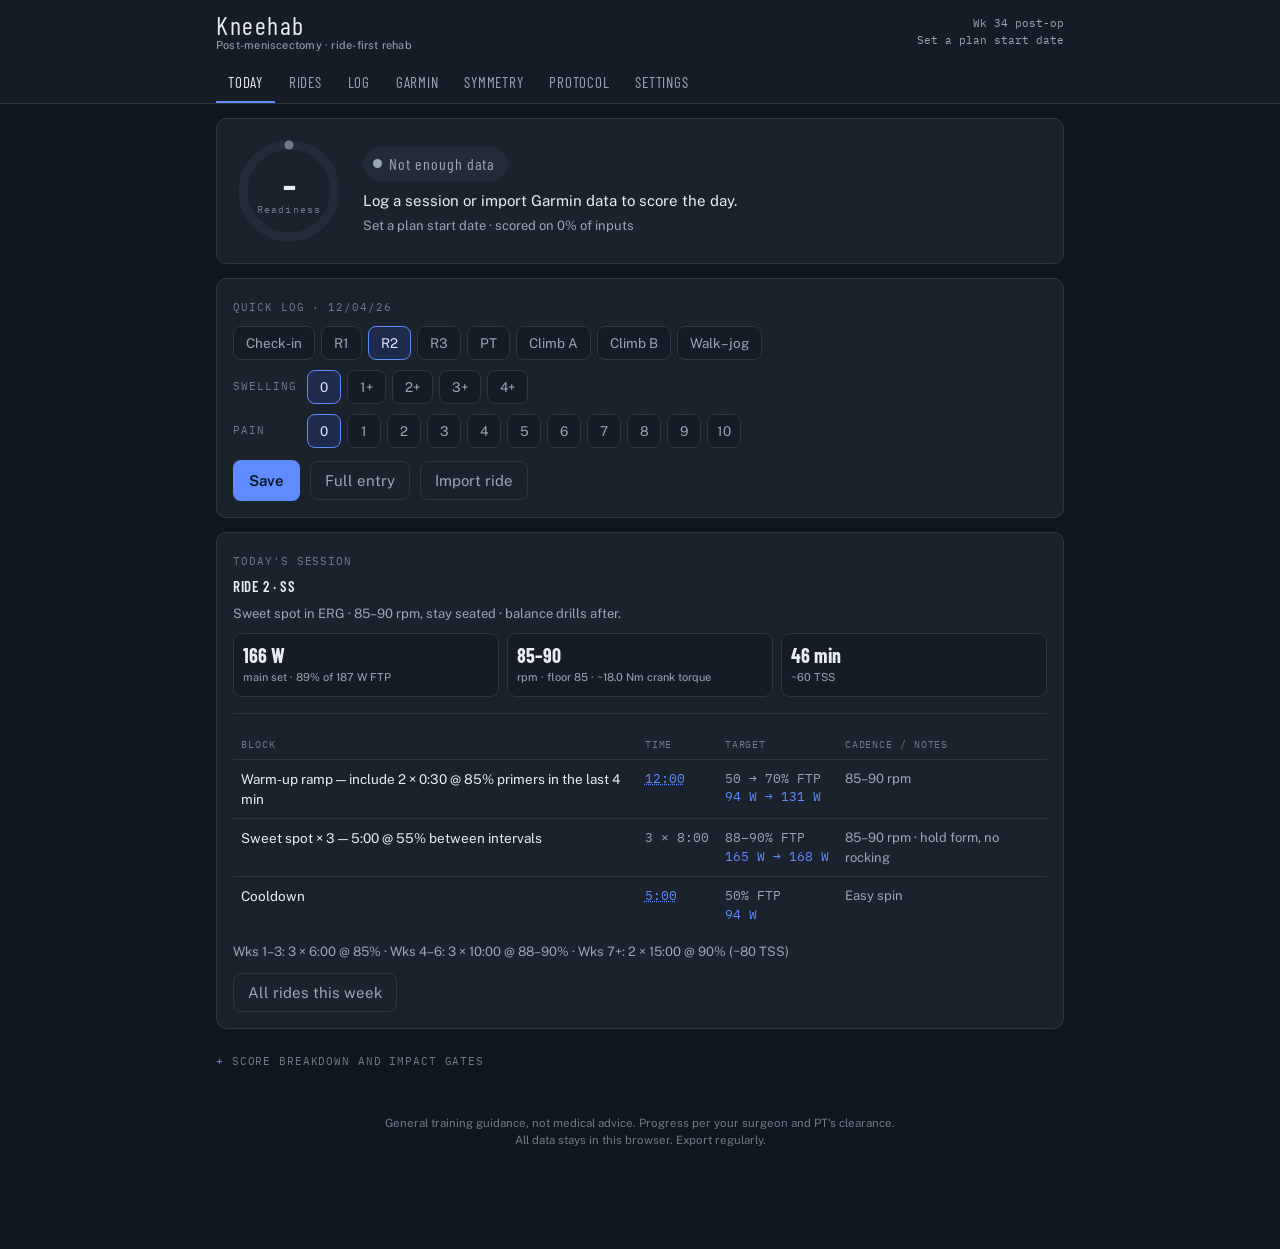
<file: index.html>
<!DOCTYPE html>
<html lang="en">
<head>
<meta charset="utf-8">
<meta name="viewport" content="width=device-width, initial-scale=1, viewport-fit=cover">
<title>Kneehab · Readiness &amp; Recovery</title>
<meta name="theme-color" content="#10161D">
<meta name="apple-mobile-web-app-capable" content="yes">
<meta name="apple-mobile-web-app-status-bar-style" content="black-translucent">
<link rel="manifest" href="manifest.json">
<link rel="apple-touch-icon" href="icon-180.png">
<link rel="icon" href="icon-192.png">
<link rel="preconnect" href="https://fonts.googleapis.com">
<link rel="stylesheet" href="https://fonts.googleapis.com/css2?family=Barlow+Condensed:wght@500;600;700&family=Public+Sans:wght@400;500;600&family=IBM+Plex+Mono:wght@400;500;600&display=swap">
<link rel="stylesheet" href="app.css">
</head>
<body>

<header class="top">
  <div class="top-in">
    <div class="brand">Kneehab<small>Post-meniscectomy · ride-first rehab</small></div>
    <div class="top-right" id="top-right"></div>
  </div>
  <nav class="tabs" id="tabs">
    <button data-tab="today" class="on">Today</button>
    <button data-tab="rides">Rides</button>
    <button data-tab="log">Log</button>
    <button data-tab="garmin">Garmin</button>
    <button data-tab="symmetry">Symmetry</button>
    <button data-tab="protocol">Protocol</button>
    <button data-tab="settings">Settings</button>
  </nav>
</header>

<main class="wrap">
  <section id="tab-today"></section>
  <section id="tab-rides" class="hidden"></section>
  <section id="tab-log" class="hidden"></section>
  <section id="tab-garmin" class="hidden"></section>
  <section id="tab-symmetry" class="hidden"></section>
  <section id="tab-protocol" class="hidden"></section>
  <section id="tab-settings" class="hidden"></section>
  <p class="foot">General training guidance, not medical advice. Progress per your surgeon and PT's clearance.<br>All data stays in this browser. Export regularly.</p>
</main>

<div id="timerbar"><b id="tb-time">0:00</b><span id="tb-label">Rest timer, tap to cancel</span></div>

<script type="module" src="app.js"></script>
</body>
</html>
</file>
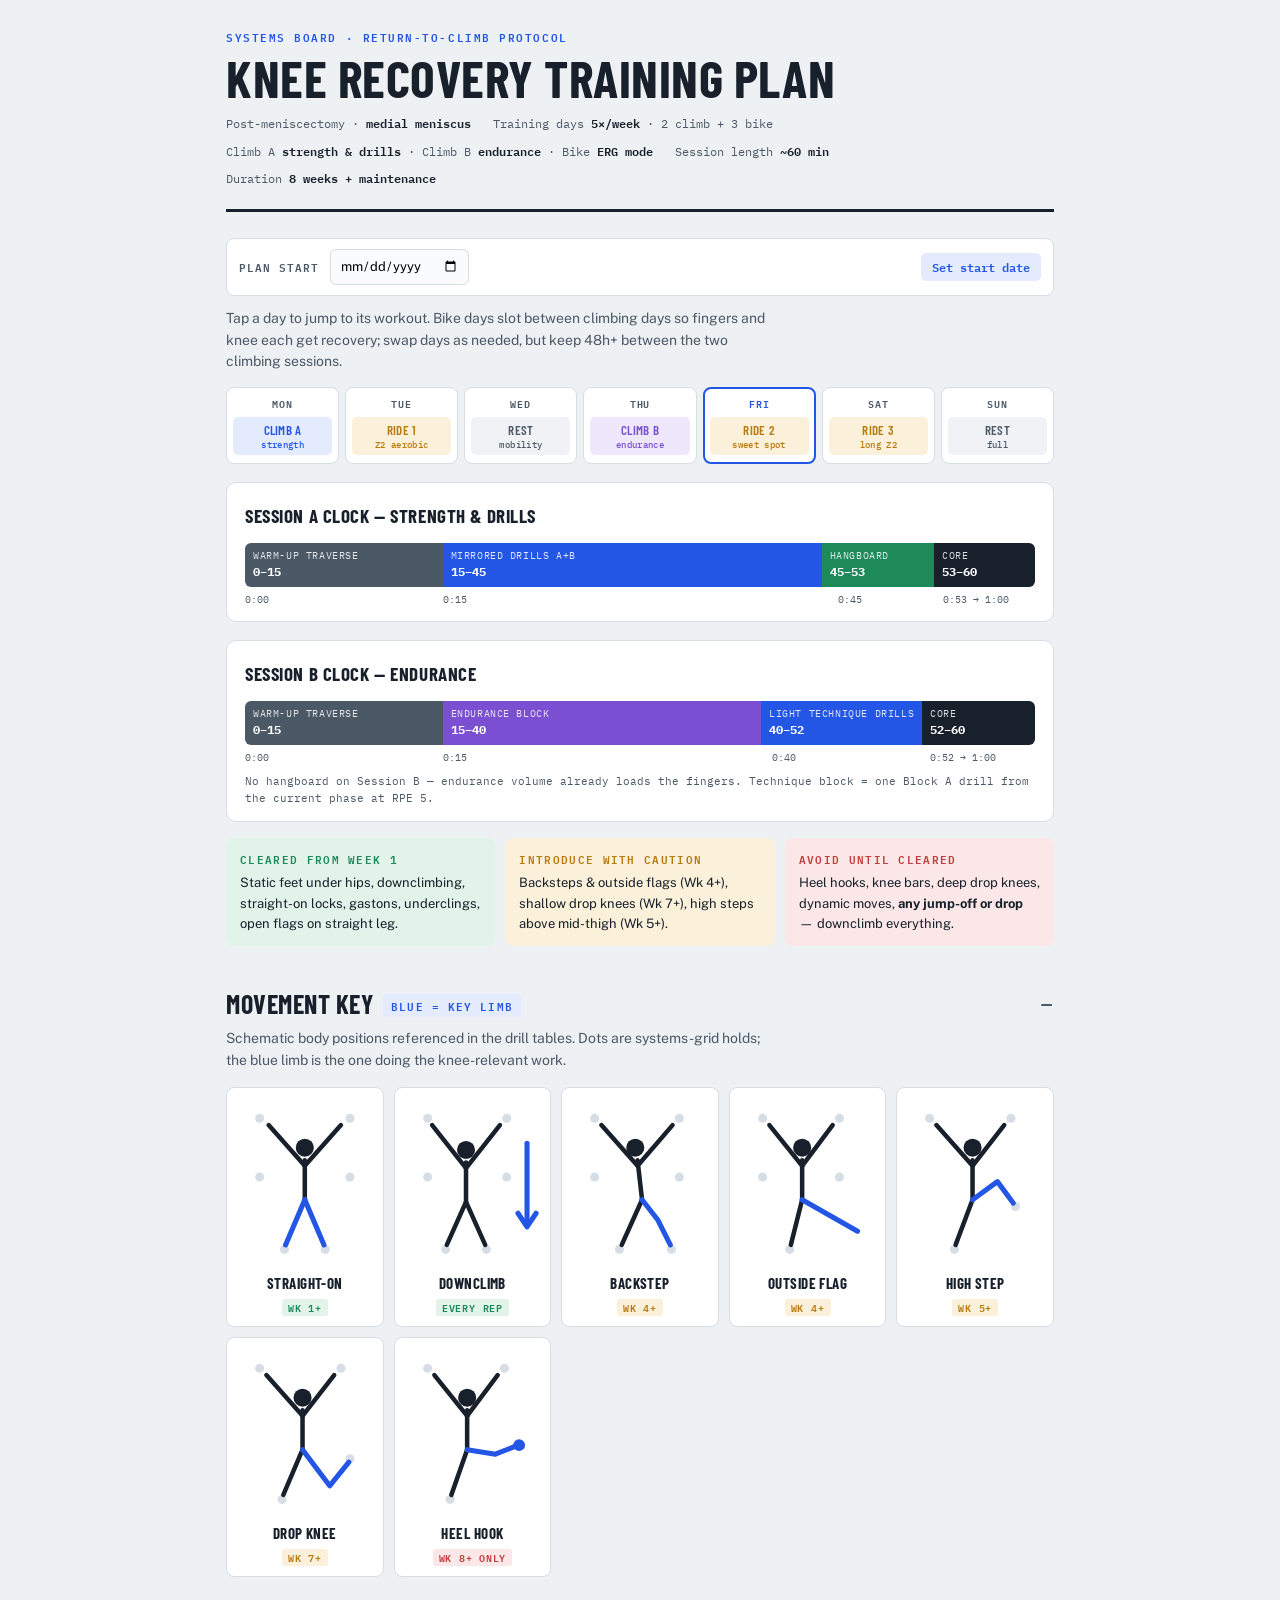
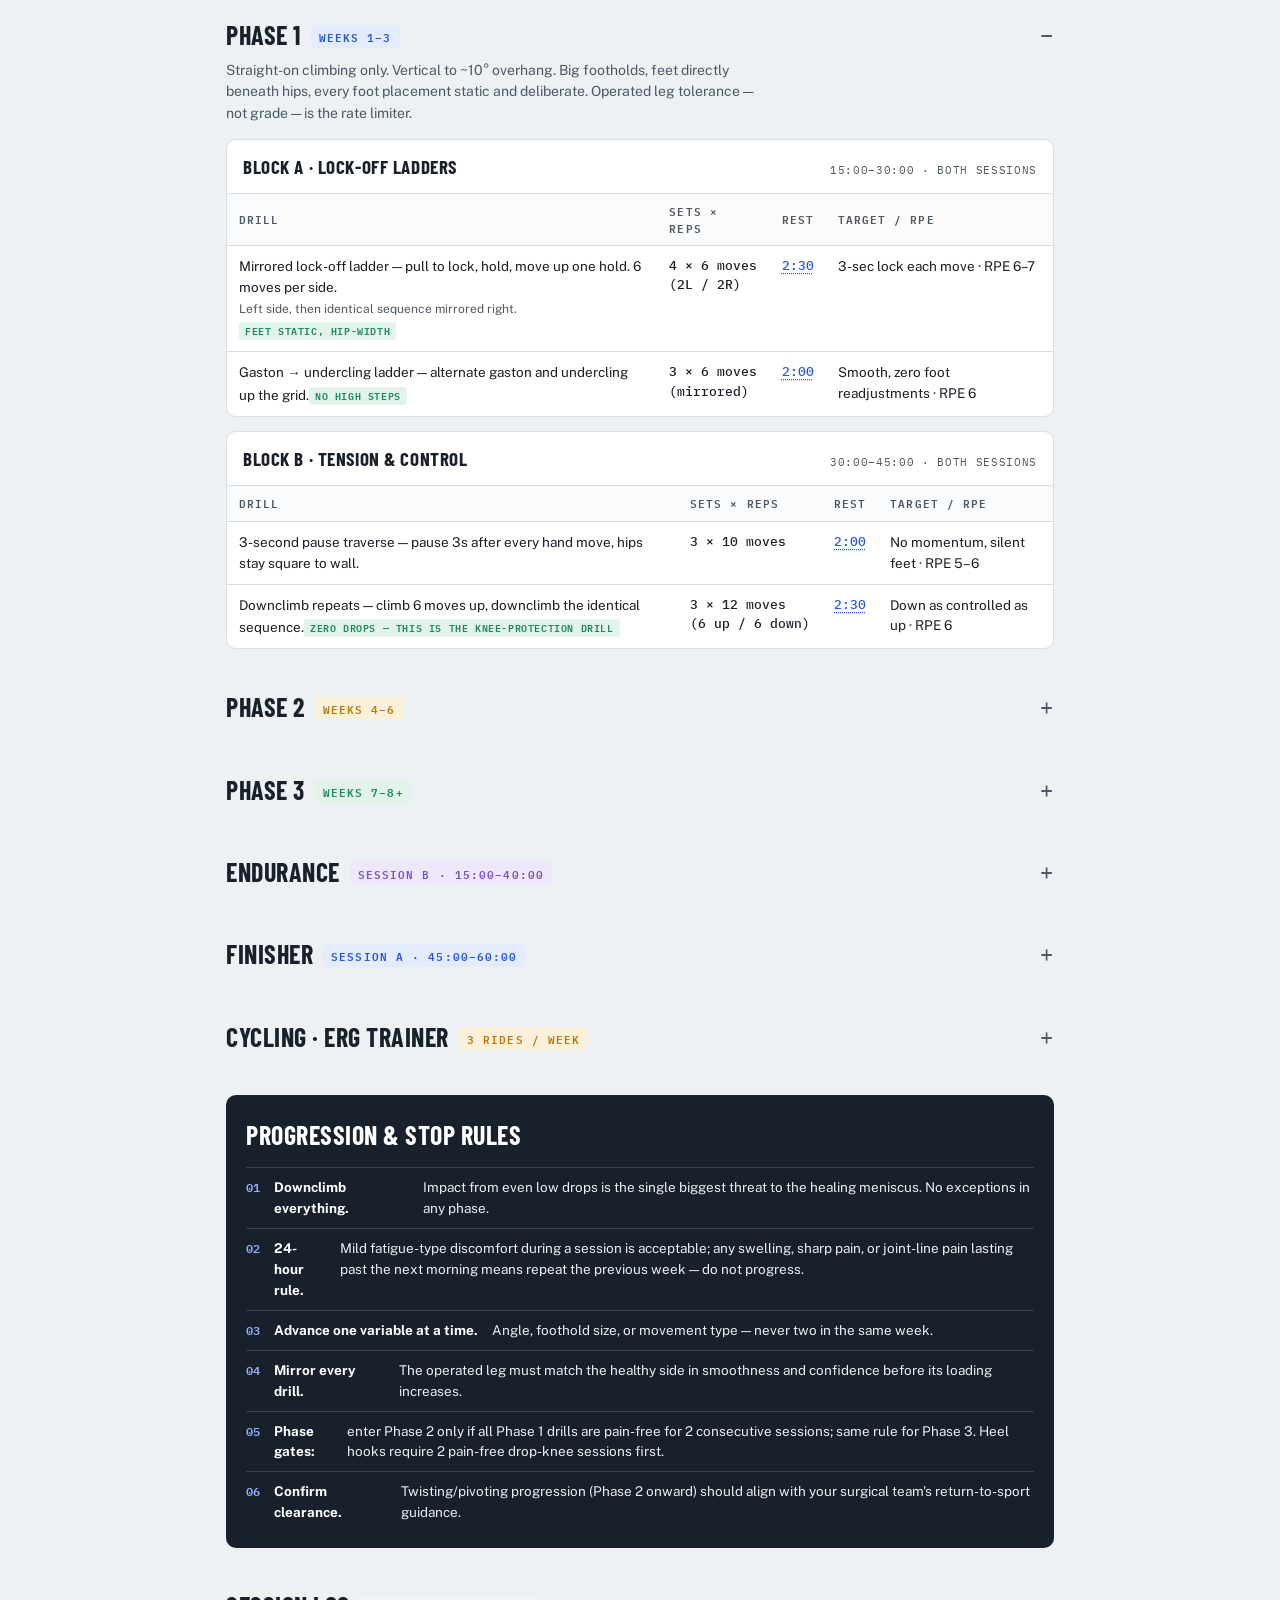
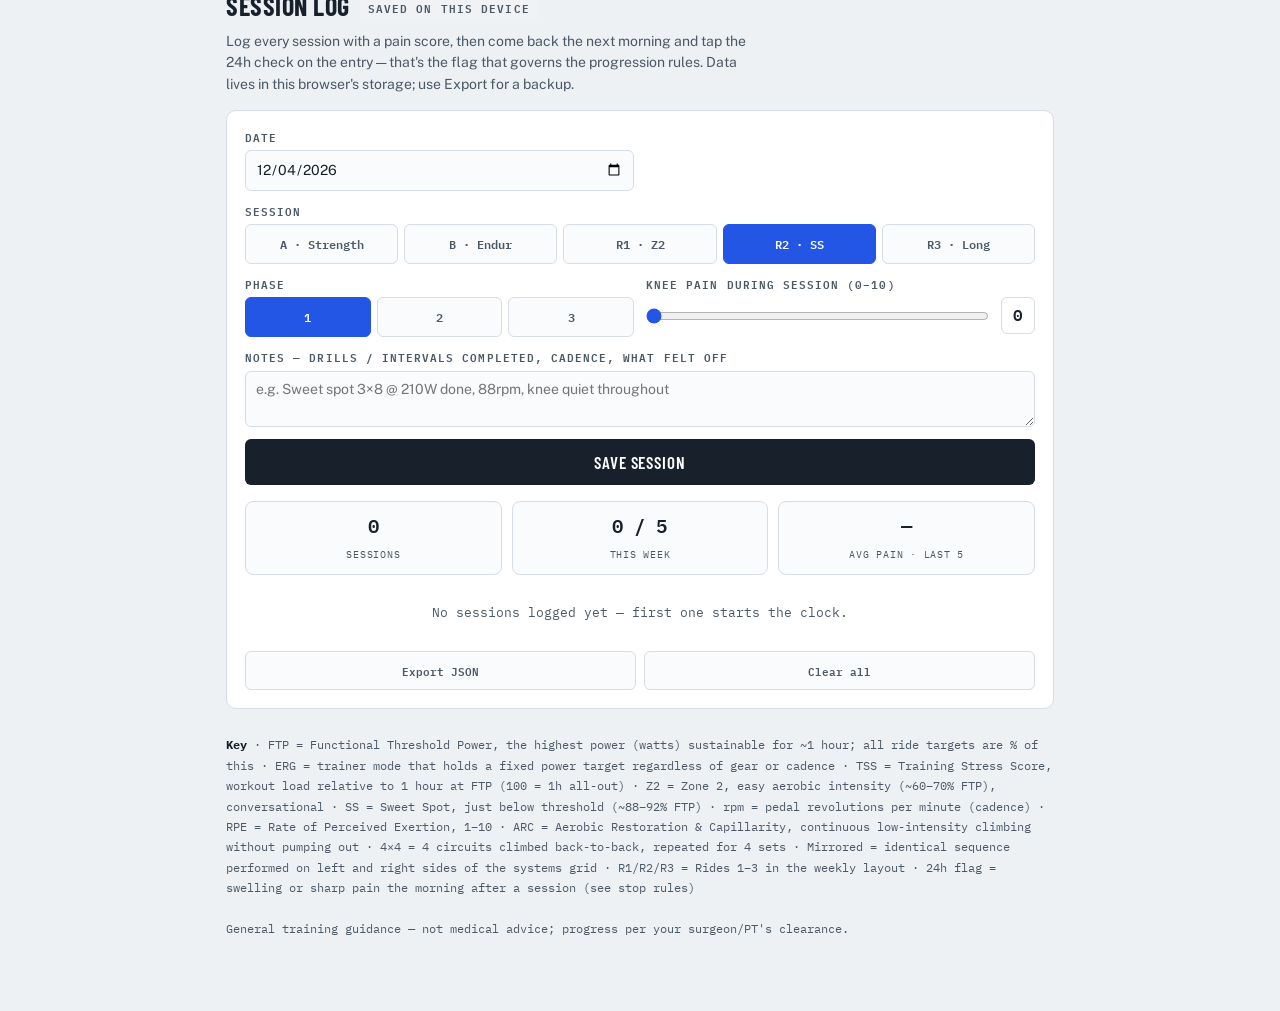
<file: systems-board-knee-recovery-plan.html>
<!DOCTYPE html>
<html lang="en">
<head>
<meta charset="UTF-8">
<meta name="viewport" content="width=device-width, initial-scale=1.0">
<title>Systems Board · Knee Recovery Training Plan</title>
<meta name="apple-mobile-web-app-capable" content="yes">
<meta name="mobile-web-app-capable" content="yes">
<meta name="apple-mobile-web-app-status-bar-style" content="default">
<meta name="apple-mobile-web-app-title" content="Knee Plan">
<meta name="theme-color" content="#17202B">
<link rel="preconnect" href="https://fonts.googleapis.com">
<link href="https://fonts.googleapis.com/css2?family=Barlow+Condensed:wght@500;600;700&family=Public+Sans:wght@400;500;600&family=IBM+Plex+Mono:wght@400;500;600&display=swap" rel="stylesheet">
<style>
  :root{
    --bg:#EEF1F4;
    --card:#FFFFFF;
    --ink:#17202B;
    --ink-soft:#4B5866;
    --line:#D6DDE4;
    --blue:#2456E6;
    --blue-soft:#E4EBFD;
    --green:#1E8A5A;
    --green-soft:#E2F3EA;
    --amber:#B87A0E;
    --amber-soft:#FBF0DA;
    --red:#C43D3D;
    --red-soft:#FBE7E7;
    --mono:'IBM Plex Mono',monospace;
    --disp:'Barlow Condensed',sans-serif;
    --body:'Public Sans',sans-serif;
  }
  *{margin:0;padding:0;box-sizing:border-box}
  body{background:var(--bg);color:var(--ink);font-family:var(--body);font-size:15px;line-height:1.55;-webkit-font-smoothing:antialiased}
  .wrap{max-width:860px;margin:0 auto;padding:28px 16px 72px}

  /* ---------- header ---------- */
  header{border-bottom:3px solid var(--ink);padding-bottom:20px;margin-bottom:26px}
  .eyebrow{font-family:var(--mono);font-size:11px;letter-spacing:.14em;text-transform:uppercase;color:var(--blue);font-weight:600}
  h1{font-family:var(--disp);font-weight:700;font-size:clamp(34px,6vw,52px);line-height:1.02;text-transform:uppercase;letter-spacing:.01em;margin:6px 0 10px}
  .meta{display:flex;flex-wrap:wrap;gap:8px 22px;font-family:var(--mono);font-size:12px;color:var(--ink-soft)}
  .meta b{color:var(--ink);font-weight:600}

  h2{font-family:var(--disp);font-weight:700;font-size:26px;text-transform:uppercase;letter-spacing:.02em;margin:38px 0 4px;display:flex;align-items:baseline;gap:10px}
  h2 .tag{font-family:var(--mono);font-size:11px;font-weight:600;letter-spacing:.1em;padding:3px 8px;border-radius:3px;text-transform:uppercase;transform:translateY(-3px)}
  .p1 .tag{background:var(--blue-soft);color:var(--blue)}
  .p2 .tag{background:var(--amber-soft);color:var(--amber)}
  .p3 .tag{background:var(--green-soft);color:var(--green)}
  .sub{color:var(--ink-soft);font-size:14px;margin-bottom:14px;max-width:60ch}

  /* ---------- session clock ---------- */
  .clock{background:var(--card);border:1px solid var(--line);border-radius:10px;padding:18px 18px 14px;margin:18px 0 6px}
  .clock h3{font-family:var(--disp);font-size:19px;text-transform:uppercase;letter-spacing:.03em;margin-bottom:12px}
  .bar{display:flex;height:44px;border-radius:6px;overflow:hidden;font-family:var(--mono)}
  .seg{display:flex;flex-direction:column;justify-content:center;padding:0 8px;color:#fff;min-width:0}
  .seg span{font-size:10px;letter-spacing:.06em;text-transform:uppercase;opacity:.85;white-space:nowrap;overflow:hidden;text-overflow:ellipsis}
  .seg b{font-size:12px;white-space:nowrap}
  .ticks{display:flex;font-family:var(--mono);font-size:10px;color:var(--ink-soft);margin-top:5px}
  .ticks div{text-align:left}

  /* ---------- legend ---------- */
  .legend{display:grid;grid-template-columns:repeat(auto-fit,minmax(230px,1fr));gap:10px;margin:16px 0}
  .lg{border-radius:8px;padding:12px 14px;font-size:13px}
  .lg h4{font-family:var(--mono);font-size:11px;letter-spacing:.12em;text-transform:uppercase;margin-bottom:6px;font-weight:600}
  .lg.ok{background:var(--green-soft)} .lg.ok h4{color:var(--green)}
  .lg.cau{background:var(--amber-soft)} .lg.cau h4{color:var(--amber)}
  .lg.no{background:var(--red-soft)} .lg.no h4{color:var(--red)}

  /* ---------- drill tables ---------- */
  .card{background:var(--card);border:1px solid var(--line);border-radius:10px;overflow:hidden;margin:14px 0}
  .card-h{padding:12px 16px;border-bottom:1px solid var(--line);display:flex;justify-content:space-between;align-items:baseline;gap:10px;flex-wrap:wrap}
  .card-h h3{font-family:var(--disp);font-size:19px;text-transform:uppercase;letter-spacing:.03em}
  .card-h .freq{font-family:var(--mono);font-size:11px;color:var(--ink-soft);letter-spacing:.06em;text-transform:uppercase}
  table{width:100%;border-collapse:collapse;font-size:13.5px}
  th{font-family:var(--mono);font-size:10.5px;letter-spacing:.1em;text-transform:uppercase;color:var(--ink-soft);text-align:left;padding:9px 12px;border-bottom:1px solid var(--line);font-weight:600;background:#FAFBFC}
  td{padding:10px 12px;border-bottom:1px solid var(--line);vertical-align:top}
  tr:last-child td{border-bottom:none}
  td.num{font-family:var(--mono);font-size:12.5px;white-space:nowrap;font-weight:500}
  td .note{display:block;color:var(--ink-soft);font-size:12px;margin-top:2px}
  .knee{display:inline-block;font-family:var(--mono);font-size:10px;font-weight:600;letter-spacing:.06em;padding:1px 6px;border-radius:3px;margin-top:4px;text-transform:uppercase}
  .knee.ok{background:var(--green-soft);color:var(--green)}
  .knee.cau{background:var(--amber-soft);color:var(--amber)}

  /* ---------- rules ---------- */
  .rules{background:var(--ink);color:#E9EEF3;border-radius:10px;padding:20px 20px 16px;margin-top:34px}
  .rules h2{color:#fff;margin:0 0 12px}
  .rules ol{list-style:none;counter-reset:r}
  .rules li{counter-increment:r;display:flex;gap:14px;padding:9px 0;border-top:1px solid rgba(255,255,255,.14);font-size:13.5px}
  .rules li::before{content:counter(r,decimal-leading-zero);font-family:var(--mono);color:#8FB0FF;font-size:12px;font-weight:600;padding-top:1px}
  .rules b{color:#fff}

  /* ---------- movement key ---------- */
  .movekey{display:grid;grid-template-columns:repeat(auto-fit,minmax(150px,1fr));gap:10px;margin:16px 0 6px}
  .mk{background:var(--card);border:1px solid var(--line);border-radius:8px;padding:10px 10px 8px;text-align:center}
  .mk svg{width:100%;height:auto;display:block}
  .mk h5{font-family:var(--disp);font-size:15px;text-transform:uppercase;letter-spacing:.03em;margin-top:4px}
  .mk .stat{font-family:var(--mono);font-size:9.5px;font-weight:600;letter-spacing:.08em;text-transform:uppercase;display:inline-block;padding:1px 6px;border-radius:3px;margin-top:3px}
  .mk .stat.ok{background:var(--green-soft);color:var(--green)}
  .mk .stat.cau{background:var(--amber-soft);color:var(--amber)}
  .mk .stat.no{background:var(--red-soft);color:var(--red)}
  .fig{stroke:var(--ink);stroke-width:4;stroke-linecap:round;stroke-linejoin:round;fill:none}
  .fig-acc{stroke:var(--blue);stroke-width:4.5;stroke-linecap:round;stroke-linejoin:round;fill:none}
  .hold{fill:var(--line)}
  .head{fill:var(--ink)}

  /* ---------- weekly layout ---------- */
  .week{display:grid;grid-template-columns:repeat(7,1fr);gap:6px;margin:14px 0 4px}
  .day{background:var(--card);border:1px solid var(--line);border-radius:8px;padding:8px 6px;text-align:center;min-width:0}
  .day h6{font-family:var(--mono);font-size:9.5px;letter-spacing:.1em;text-transform:uppercase;color:var(--ink-soft);margin-bottom:6px;font-weight:600}
  .day .act{font-family:var(--disp);font-size:13px;font-weight:600;text-transform:uppercase;letter-spacing:.02em;line-height:1.15;border-radius:5px;padding:6px 2px}
  .day .act small{display:block;font-family:var(--mono);font-size:8.5px;font-weight:500;letter-spacing:.04em;margin-top:2px;text-transform:none}
  .act.climb-a{background:var(--blue-soft);color:var(--blue)}
  .act.climb-b{background:#EFE7FB;color:#7A4FD1}
  .act.bike{background:var(--amber-soft);color:var(--amber)}
  .act.rest{background:#F0F2F5;color:var(--ink-soft)}
  .act[data-target]{cursor:pointer;-webkit-tap-highlight-color:transparent}
  .act[data-target]:active{opacity:.75}
  #ride1,#ride2,#ride3,#endurance,#phase1,#phase2,#phase3{scroll-margin-top:12px}
  .day.today{border:2px solid var(--blue);padding:7px 5px}
  .day.today h6{color:var(--blue)}

  /* ---------- plan start / week badge ---------- */
  .start-row{display:flex;align-items:center;gap:10px;background:var(--card);border:1px solid var(--line);border-radius:8px;padding:10px 12px;margin:0 0 12px;flex-wrap:wrap}
  .start-row label{font-family:var(--mono);font-size:10.5px;letter-spacing:.1em;text-transform:uppercase;color:var(--ink-soft);font-weight:600}
  .start-row input{border:1px solid var(--line);border-radius:6px;padding:6px 9px;font-family:var(--body);font-size:13px;background:#FAFBFC;-webkit-appearance:none;appearance:none;height:36px;min-width:0}
  .start-row .wkbadge{margin-left:auto;font-family:var(--mono);font-size:12px;font-weight:600;background:var(--blue-soft);color:var(--blue);padding:5px 11px;border-radius:5px;white-space:nowrap}

  /* ---------- rest timer ---------- */
  .t-timer{color:var(--blue);text-decoration:underline dotted;text-underline-offset:3px;cursor:pointer;-webkit-tap-highlight-color:transparent}
  #timerbar{position:fixed;left:12px;right:12px;bottom:14px;max-width:836px;margin:0 auto;background:var(--ink);color:#fff;border-radius:10px;padding:13px 18px;display:none;align-items:center;gap:14px;font-family:var(--mono);z-index:50;box-shadow:0 8px 22px rgba(23,32,43,.3);cursor:pointer}
  #timerbar.on{display:flex}
  #timerbar.done{background:var(--green)}
  #timerbar b{font-size:24px;font-weight:600;letter-spacing:.02em}
  #timerbar span{font-size:10.5px;letter-spacing:.08em;text-transform:uppercase;opacity:.8}
  @media (max-width:560px){.week{grid-template-columns:repeat(4,1fr)}.week .day:nth-child(n+5){grid-column:span 1}}

  /* ---------- collapsible sections ---------- */
  details.sec>summary{list-style:none;cursor:pointer;-webkit-tap-highlight-color:transparent}
  details.sec>summary::-webkit-details-marker{display:none}
  details.sec>summary h2{user-select:none}
  details.sec>summary h2::after{content:'+';margin-left:auto;font-family:var(--mono);font-size:22px;font-weight:400;color:var(--ink-soft);transform:translateY(-2px)}
  details.sec[open]>summary h2::after{content:'\2013'}
  details.sec>summary:hover h2::after{color:var(--blue)}

  /* ---------- session log ---------- */
  .log{background:var(--card);border:1px solid var(--line);border-radius:10px;padding:18px;margin-top:14px}
  .log-form{display:grid;grid-template-columns:1fr 1fr;gap:12px}
  .lf{display:flex;flex-direction:column;gap:5px;min-width:0}
  .lf label{font-family:var(--mono);font-size:10.5px;letter-spacing:.1em;text-transform:uppercase;color:var(--ink-soft);font-weight:600}
  .lf input[type=date],.lf textarea{border:1px solid var(--line);border-radius:6px;padding:9px 10px;font-family:var(--body);font-size:14px;color:var(--ink);background:#FAFBFC;width:100%}
  .lf input[type=date]{-webkit-appearance:none;appearance:none;min-width:0;height:41px;text-align:left;display:block;-webkit-text-align:left}
  .lf input[type=date]::-webkit-date-and-time-value{text-align:left;margin:0}
  .lf textarea{resize:vertical;min-height:56px}
  .lf.full{grid-column:1 / -1}
  .seg-btns{display:flex;gap:6px;flex-wrap:wrap}
  .seg-btns button{flex:1;min-width:72px;border:1px solid var(--line);background:#FAFBFC;border-radius:6px;padding:9px 4px;font-family:var(--mono);font-size:12px;font-weight:600;color:var(--ink-soft);cursor:pointer;white-space:nowrap}
  .seg-btns button.on{background:var(--blue);border-color:var(--blue);color:#fff}
  .pain-row{display:flex;align-items:center;gap:12px}
  .pain-row input[type=range]{flex:1;accent-color:var(--blue)}
  .pain-val{font-family:var(--mono);font-size:16px;font-weight:600;min-width:34px;text-align:center;border:1px solid var(--line);border-radius:6px;padding:5px 0}
  .save-btn{grid-column:1 / -1;background:var(--ink);color:#fff;border:none;border-radius:6px;padding:13px;font-family:var(--disp);font-size:17px;font-weight:600;text-transform:uppercase;letter-spacing:.05em;cursor:pointer}
  .save-btn:active{opacity:.85}
  .log-stats{display:grid;grid-template-columns:repeat(3,1fr);gap:10px;margin:16px 0 4px}
  .stat-box{background:#FAFBFC;border:1px solid var(--line);border-radius:8px;padding:10px;text-align:center}
  .stat-box b{display:block;font-family:var(--mono);font-size:19px;font-weight:600}
  .stat-box span{font-family:var(--mono);font-size:9.5px;letter-spacing:.08em;text-transform:uppercase;color:var(--ink-soft)}
  .trend{display:flex;align-items:flex-end;gap:3px;height:36px;margin:10px 0 2px}
  .trend div{flex:1;background:var(--blue);border-radius:2px 2px 0 0;min-height:3px;opacity:.85}
  .trend div.hi{background:var(--red)}
  .trend-label{font-family:var(--mono);font-size:9.5px;letter-spacing:.08em;text-transform:uppercase;color:var(--ink-soft)}
  .entries{margin-top:14px;display:flex;flex-direction:column;gap:8px}
  .entry{border:1px solid var(--line);border-radius:8px;padding:10px 12px;font-size:13px}
  .entry-top{display:flex;flex-wrap:wrap;gap:6px 10px;align-items:center;font-family:var(--mono);font-size:11.5px}
  .entry-top .d{font-weight:600}
  .chip{font-size:9.5px;font-weight:600;letter-spacing:.06em;text-transform:uppercase;padding:1px 7px;border-radius:3px}
  .chip.a{background:var(--blue-soft);color:var(--blue)} .chip.b{background:#EFE7FB;color:#7A4FD1} .chip.r{background:var(--amber-soft);color:var(--amber)}
  .chip.p{background:#F0F2F5;color:var(--ink-soft)}
  .chip.pain-lo{background:var(--green-soft);color:var(--green)} .chip.pain-md{background:var(--amber-soft);color:var(--amber)} .chip.pain-hi{background:var(--red-soft);color:var(--red)}
  .entry .note-txt{color:var(--ink-soft);margin-top:5px;font-size:12.5px}
  .entry-actions{display:flex;gap:8px;margin-top:8px}
  .entry-actions button{border:1px solid var(--line);background:#FAFBFC;border-radius:5px;padding:4px 10px;font-family:var(--mono);font-size:10.5px;font-weight:600;cursor:pointer;color:var(--ink-soft)}
  .entry-actions button.flag-on{background:var(--red-soft);border-color:var(--red);color:var(--red)}
  .entry-actions button.flag-ok{background:var(--green-soft);border-color:var(--green);color:var(--green)}
  .log-tools{display:flex;gap:8px;margin-top:14px}
  .log-tools button{flex:1;border:1px solid var(--line);background:#FAFBFC;border-radius:6px;padding:9px;font-family:var(--mono);font-size:11px;font-weight:600;color:var(--ink-soft);cursor:pointer}
  .empty-log{text-align:center;color:var(--ink-soft);font-size:13px;padding:14px 0;font-family:var(--mono)}
  @media (max-width:560px){.log-form{grid-template-columns:1fr}.log-stats{grid-template-columns:repeat(3,1fr)}}

  footer{margin-top:26px;font-size:12px;color:var(--ink-soft);font-family:var(--mono);line-height:1.7}

  @media print{body{background:#fff}.wrap{padding:0}.card,.clock{break-inside:avoid}}
  @media (max-width:560px){
    th:nth-child(4),td:nth-child(4){display:none}
    .seg span{display:none}
  }
</style>
</head>
<body>
<div class="wrap">

<header>
  <div class="eyebrow">Systems Board · Return-to-Climb Protocol</div>
  <h1>Knee Recovery Training Plan</h1>
  <div class="meta">
    <div>Post-meniscectomy · <b>medial meniscus</b></div>
    <div>Training days <b>5×/week</b> · 2 climb + 3 bike</div>
    <div>Climb A <b>strength &amp; drills</b> · Climb B <b>endurance</b> · Bike <b>ERG mode</b></div>
    <div>Session length <b>~60 min</b></div>
    <div>Duration <b>8 weeks + maintenance</b></div>
  </div>
</header>

<!-- WEEKLY LAYOUT -->
<div class="week-nav">
  <div class="start-row">
    <label for="start-date">Plan start</label>
    <input type="date" id="start-date">
    <div class="wkbadge" id="wk-badge">Set start date</div>
  </div>
  <p class="sub" style="margin-top:0">Tap a day to jump to its workout. Bike days slot between climbing days so fingers and knee each get recovery; swap days as needed, but keep 48h+ between the two climbing sessions.</p>
  <div class="week">
    <div class="day"><h6>Mon</h6><div class="act climb-a" data-target="phase">Climb A<small>strength</small></div></div>
    <div class="day"><h6>Tue</h6><div class="act bike" data-target="#ride1">Ride 1<small>Z2 aerobic</small></div></div>
    <div class="day"><h6>Wed</h6><div class="act rest">Rest<small>mobility</small></div></div>
    <div class="day"><h6>Thu</h6><div class="act climb-b" data-target="#endurance">Climb B<small>endurance</small></div></div>
    <div class="day"><h6>Fri</h6><div class="act bike" data-target="#ride2">Ride 2<small>sweet spot</small></div></div>
    <div class="day"><h6>Sat</h6><div class="act bike" data-target="#ride3">Ride 3<small>long Z2</small></div></div>
    <div class="day"><h6>Sun</h6><div class="act rest">Rest<small>full</small></div></div>
  </div>
</div>

<!-- SESSION CLOCK -->
<div class="clock">
  <h3>Session A Clock — Strength &amp; Drills</h3>
  <div class="bar">
    <div class="seg" style="flex:15;background:#4B5866"><span>Warm-up traverse</span><b>0–15</b></div>
    <div class="seg" style="flex:30;background:#2456E6"><span>Mirrored drills A+B</span><b>15–45</b></div>
    <div class="seg" style="flex:8;background:#1E8A5A"><span>Hangboard</span><b>45–53</b></div>
    <div class="seg" style="flex:7;background:#17202B"><span>Core</span><b>53–60</b></div>
  </div>
  <div class="ticks">
    <div style="flex:15">0:00</div><div style="flex:30">0:15</div><div style="flex:8">0:45</div><div style="flex:7">0:53&nbsp;→&nbsp;1:00</div>
  </div>
</div>

<div class="clock">
  <h3>Session B Clock — Endurance</h3>
  <div class="bar">
    <div class="seg" style="flex:15;background:#4B5866"><span>Warm-up traverse</span><b>0–15</b></div>
    <div class="seg" style="flex:25;background:#7A4FD1"><span>Endurance block</span><b>15–40</b></div>
    <div class="seg" style="flex:12;background:#2456E6"><span>Light technique drills</span><b>40–52</b></div>
    <div class="seg" style="flex:8;background:#17202B"><span>Core</span><b>52–60</b></div>
  </div>
  <div class="ticks">
    <div style="flex:15">0:00</div><div style="flex:25">0:15</div><div style="flex:12">0:40</div><div style="flex:8">0:52&nbsp;→&nbsp;1:00</div>
  </div>
  <p style="font-family:var(--mono);font-size:11px;color:var(--ink-soft);margin-top:8px">No hangboard on Session B — endurance volume already loads the fingers. Technique block = one Block A drill from the current phase at RPE 5.</p>
</div>

<!-- LEGEND -->
<div class="legend">
  <div class="lg ok"><h4>Cleared from Week 1</h4>Static feet under hips, downclimbing, straight-on locks, gastons, underclings, open flags on straight leg.</div>
  <div class="lg cau"><h4>Introduce with caution</h4>Backsteps &amp; outside flags (Wk 4+), shallow drop knees (Wk 7+), high steps above mid-thigh (Wk 5+).</div>
  <div class="lg no"><h4>Avoid until cleared</h4>Heel hooks, knee bars, deep drop knees, dynamic moves, <b>any jump-off or drop</b> — downclimb everything.</div>
</div>

<!-- MOVEMENT KEY -->
<details class="sec" open>
<summary><h2>Movement Key <span class="tag" style="background:var(--blue-soft);color:var(--blue)">Blue = key limb</span></h2></summary>
<p class="sub">Schematic body positions referenced in the drill tables. Dots are systems-grid holds; the blue limb is the one doing the knee-relevant work.</p>
<div class="movekey">

  <div class="mk">
    <svg viewBox="0 0 120 150" role="img" aria-label="Straight-on position, feet under hips">
      <circle class="hold" cx="20" cy="18" r="4"/><circle class="hold" cx="100" cy="18" r="4"/>
      <circle class="hold" cx="20" cy="70" r="4"/><circle class="hold" cx="100" cy="70" r="4"/>
      <circle class="hold" cx="42" cy="134" r="4"/><circle class="hold" cx="78" cy="134" r="4"/>
      <line class="fig" x1="60" y1="60" x2="28" y2="24"/><line class="fig" x1="60" y1="60" x2="92" y2="24"/>
      <line class="fig" x1="60" y1="55" x2="60" y2="90"/>
      <line class="fig-acc" x1="60" y1="90" x2="43" y2="130"/><line class="fig-acc" x1="60" y1="90" x2="77" y2="130"/>
      <circle class="head" cx="60" cy="44" r="8"/>
    </svg>
    <h5>Straight-On</h5>
    <span class="stat ok">Wk 1+</span>
  </div>

  <div class="mk">
    <svg viewBox="0 0 120 150" role="img" aria-label="Downclimbing with control">
      <circle class="hold" cx="20" cy="18" r="4"/><circle class="hold" cx="90" cy="18" r="4"/>
      <circle class="hold" cx="20" cy="70" r="4"/><circle class="hold" cx="90" cy="70" r="4"/>
      <circle class="hold" cx="36" cy="134" r="4"/><circle class="hold" cx="72" cy="134" r="4"/>
      <line class="fig" x1="54" y1="62" x2="24" y2="24"/><line class="fig" x1="54" y1="62" x2="84" y2="24"/>
      <line class="fig" x1="54" y1="57" x2="54" y2="92"/>
      <line class="fig" x1="54" y1="92" x2="37" y2="130"/><line class="fig" x1="54" y1="92" x2="71" y2="130"/>
      <circle class="head" cx="54" cy="46" r="8"/>
      <line class="fig-acc" x1="108" y1="40" x2="108" y2="112"/>
      <polyline class="fig-acc" points="100,102 108,114 116,102"/>
    </svg>
    <h5>Downclimb</h5>
    <span class="stat ok">Every rep</span>
  </div>

  <div class="mk">
    <svg viewBox="0 0 120 150" role="img" aria-label="Backstep on outside edge">
      <circle class="hold" cx="20" cy="18" r="4"/><circle class="hold" cx="95" cy="18" r="4"/>
      <circle class="hold" cx="20" cy="70" r="4"/><circle class="hold" cx="95" cy="70" r="4"/>
      <circle class="hold" cx="42" cy="134" r="4"/><circle class="hold" cx="88" cy="134" r="4"/>
      <line class="fig" x1="58" y1="60" x2="26" y2="24"/><line class="fig" x1="58" y1="60" x2="89" y2="24"/>
      <line class="fig" x1="58" y1="55" x2="62" y2="90"/>
      <line class="fig" x1="62" y1="90" x2="44" y2="130"/>
      <polyline class="fig-acc" points="62,90 76,108 87,130"/>
      <circle class="head" cx="56" cy="44" r="8"/>
    </svg>
    <h5>Backstep</h5>
    <span class="stat cau">Wk 4+</span>
  </div>

  <div class="mk">
    <svg viewBox="0 0 120 150" role="img" aria-label="Outside flag with straight leg">
      <circle class="hold" cx="20" cy="18" r="4"/><circle class="hold" cx="88" cy="18" r="4"/>
      <circle class="hold" cx="20" cy="70" r="4"/><circle class="hold" cx="88" cy="70" r="4"/>
      <circle class="hold" cx="44" cy="134" r="4"/>
      <line class="fig" x1="55" y1="60" x2="26" y2="24"/><line class="fig" x1="55" y1="60" x2="82" y2="24"/>
      <line class="fig" x1="55" y1="55" x2="55" y2="90"/>
      <line class="fig" x1="55" y1="90" x2="45" y2="130"/>
      <line class="fig-acc" x1="55" y1="90" x2="104" y2="118"/>
      <circle class="head" cx="55" cy="44" r="8"/>
    </svg>
    <h5>Outside Flag</h5>
    <span class="stat cau">Wk 4+</span>
  </div>

  <div class="mk">
    <svg viewBox="0 0 120 150" role="img" aria-label="High step to mid-thigh hold">
      <circle class="hold" cx="20" cy="18" r="4"/><circle class="hold" cx="92" cy="18" r="4"/>
      <circle class="hold" cx="96" cy="96" r="4"/>
      <circle class="hold" cx="42" cy="134" r="4"/>
      <line class="fig" x1="58" y1="60" x2="26" y2="24"/><line class="fig" x1="58" y1="60" x2="86" y2="24"/>
      <line class="fig" x1="58" y1="55" x2="58" y2="90"/>
      <line class="fig" x1="58" y1="90" x2="43" y2="130"/>
      <polyline class="fig-acc" points="58,90 80,74 94,93"/>
      <circle class="head" cx="58" cy="44" r="8"/>
    </svg>
    <h5>High Step</h5>
    <span class="stat cau">Wk 5+</span>
  </div>

  <div class="mk">
    <svg viewBox="0 0 120 150" role="img" aria-label="Shallow drop knee, knee rotated downward">
      <circle class="hold" cx="20" cy="18" r="4"/><circle class="hold" cx="92" cy="18" r="4"/>
      <circle class="hold" cx="100" cy="98" r="4"/>
      <circle class="hold" cx="40" cy="134" r="4"/>
      <line class="fig" x1="58" y1="60" x2="26" y2="24"/><line class="fig" x1="58" y1="60" x2="86" y2="24"/>
      <line class="fig" x1="58" y1="55" x2="58" y2="90"/>
      <line class="fig" x1="58" y1="90" x2="41" y2="130"/>
      <polyline class="fig-acc" points="58,90 82,122 99,101"/>
      <circle class="head" cx="58" cy="44" r="8"/>
    </svg>
    <h5>Drop Knee</h5>
    <span class="stat cau">Wk 7+</span>
  </div>

  <div class="mk">
    <svg viewBox="0 0 120 150" role="img" aria-label="Heel hook at hip height">
      <circle class="hold" cx="20" cy="18" r="4"/><circle class="hold" cx="88" cy="18" r="4"/>
      <circle class="hold" cx="102" cy="86" r="4"/>
      <circle class="hold" cx="40" cy="134" r="4"/>
      <line class="fig" x1="55" y1="60" x2="26" y2="24"/><line class="fig" x1="55" y1="60" x2="82" y2="24"/>
      <line class="fig" x1="55" y1="55" x2="55" y2="90"/>
      <line class="fig" x1="55" y1="90" x2="41" y2="130"/>
      <polyline class="fig-acc" points="55,90 80,94 100,86"/>
      <circle class="fig-acc" cx="101" cy="86" r="3" style="fill:var(--blue)"/>
      <circle class="head" cx="55" cy="44" r="8"/>
    </svg>
    <h5>Heel Hook</h5>
    <span class="stat no">Wk 8+ only</span>
  </div>

</div>
</details>

<!-- PHASE 1 -->
<details class="sec phase" id="phase1" open>
<summary><h2 class="p1">Phase 1 <span class="tag">Weeks 1–3</span></h2></summary>
<p class="sub">Straight-on climbing only. Vertical to ~10° overhang. Big footholds, feet directly beneath hips, every foot placement static and deliberate. Operated leg tolerance — not grade — is the rate limiter.</p>

<div class="card">
  <div class="card-h"><h3>Block A · Lock-off Ladders</h3><div class="freq">15:00–30:00 · both sessions</div></div>
  <table>
    <tr><th>Drill</th><th>Sets × Reps</th><th>Rest</th><th>Target / RPE</th></tr>
    <tr>
      <td>Mirrored lock-off ladder — pull to lock, hold, move up one hold. 6 moves per side.<span class="note">Left side, then identical sequence mirrored right.</span><span class="knee ok">Feet static, hip-width</span></td>
      <td class="num">4 × 6 moves<br>(2L / 2R)</td>
      <td class="num">2:30</td>
      <td>3-sec lock each move · RPE 6–7</td>
    </tr>
    <tr>
      <td>Gaston → undercling ladder — alternate gaston and undercling up the grid.<span class="knee ok">No high steps</span></td>
      <td class="num">3 × 6 moves<br>(mirrored)</td>
      <td class="num">2:00</td>
      <td>Smooth, zero foot readjustments · RPE 6</td>
    </tr>
  </table>
</div>

<div class="card">
  <div class="card-h"><h3>Block B · Tension &amp; Control</h3><div class="freq">30:00–45:00 · both sessions</div></div>
  <table>
    <tr><th>Drill</th><th>Sets × Reps</th><th>Rest</th><th>Target / RPE</th></tr>
    <tr>
      <td>3-second pause traverse — pause 3s after every hand move, hips stay square to wall.</td>
      <td class="num">3 × 10 moves</td>
      <td class="num">2:00</td>
      <td>No momentum, silent feet · RPE 5–6</td>
    </tr>
    <tr>
      <td>Downclimb repeats — climb 6 moves up, downclimb the identical sequence.<span class="knee ok">Zero drops — this is the knee-protection drill</span></td>
      <td class="num">3 × 12 moves<br>(6 up / 6 down)</td>
      <td class="num">2:30</td>
      <td>Down as controlled as up · RPE 6</td>
    </tr>
  </table>
</div>

</details>

<!-- PHASE 2 -->
<details class="sec phase" id="phase2">
<summary><h2 class="p2">Phase 2 <span class="tag">Weeks 4–6</span></h2></summary>
<p class="sub">Gentle knee involvement begins. Add shallow backsteps and outside flags — the foot must pivot freely; never lock the foot and twist. Steps may rise to mid-thigh from Week 5. Angle to ~20° overhang if pain-free.</p>

<div class="card">
  <div class="card-h"><h3>Block A · Rotational Prep</h3><div class="freq">15:00–30:00 · both sessions</div></div>
  <table>
    <tr><th>Drill</th><th>Sets × Reps</th><th>Rest</th><th>Target / RPE</th></tr>
    <tr>
      <td>Shallow backstep ladder — outside edge, hip turns in ≤45°, 6 moves per side.<span class="knee cau">Foot pivots freely on hold</span></td>
      <td class="num">4 × 6 moves<br>(2L / 2R)</td>
      <td class="num">2:30</td>
      <td>Compare op-leg vs. non-op tolerance · RPE 6</td>
    </tr>
    <tr>
      <td>Outside flag circuit — flag the free leg on every second move.<span class="knee cau">Straight flagging leg only</span></td>
      <td class="num">3 × 8 moves<br>(mirrored)</td>
      <td class="num">2:00</td>
      <td>Hip stays close to wall · RPE 6–7</td>
    </tr>
  </table>
</div>

<div class="card">
  <div class="card-h"><h3>Block B · Loaded Control</h3><div class="freq">30:00–45:00 · both sessions</div></div>
  <table>
    <tr><th>Drill</th><th>Sets × Reps</th><th>Rest</th><th>Target / RPE</th></tr>
    <tr>
      <td>Mid-thigh high-step repeats — deliberate high step, weight through the whole foot, stand up slowly (3s).<span class="knee cau">Wk 5+ only · alternate legs each rep</span></td>
      <td class="num">3 × 6 reps<br>(3 per leg)</td>
      <td class="num">2:30</td>
      <td>No knee wobble on stand-up · RPE 7</td>
    </tr>
    <tr>
      <td>3-second pause ladder on smaller feet — Phase 1 pause drill, footholds one size down.</td>
      <td class="num">3 × 8 moves</td>
      <td class="num">2:00</td>
      <td>Core holds the pause, not arms · RPE 7</td>
    </tr>
  </table>
</div>

</details>

<!-- PHASE 3 -->
<details class="sec phase" id="phase3">
<summary><h2 class="p3">Phase 3 <span class="tag">Weeks 7–8+</span></h2></summary>
<p class="sub">Reintroduce rotation properly. Shallow drop knees on big holds, mirrored so the operated knee is directly compared against the healthy side. Heel hooks come absolutely last — they load the meniscus and hamstring attachment more than expected.</p>

<div class="card">
  <div class="card-h"><h3>Block A · Drop Knee Progression</h3><div class="freq">15:00–30:00 · both sessions</div></div>
  <table>
    <tr><th>Drill</th><th>Sets × Reps</th><th>Rest</th><th>Target / RPE</th></tr>
    <tr>
      <td>Shallow drop knee holds — big foothold, knee rotates ≤45° down, hold the position statically.<span class="knee cau">Ease in over 2s · never snap into it</span></td>
      <td class="num">4 × 5 reps ×<br>5s hold (mirrored)</td>
      <td class="num">2:30</td>
      <td>Zero sharp/joint-line pain · RPE 6</td>
    </tr>
    <tr>
      <td>Drop knee ladder — link 4 moves using a shallow drop knee on alternating sides.</td>
      <td class="num">3 × 4 moves<br>(mirrored)</td>
      <td class="num">2:30</td>
      <td>Op-leg matches non-op smoothness · RPE 7</td>
    </tr>
  </table>
</div>

<div class="card">
  <div class="card-h"><h3>Block B · Integration</h3><div class="freq">30:00–45:00 · both sessions</div></div>
  <table>
    <tr><th>Drill</th><th>Sets × Reps</th><th>Rest</th><th>Target / RPE</th></tr>
    <tr>
      <td>Mixed-pattern circuit — 8 moves combining backstep, flag, high step, and one shallow drop knee.</td>
      <td class="num">4 × 8 moves<br>(mirrored)</td>
      <td class="num">3:00</td>
      <td>Fluid linking, no hesitation · RPE 7–8</td>
    </tr>
    <tr>
      <td>Heel hook introduction — large hold at hip height, load progressively to ~50% effort. <span class="note">Only if all drop-knee work is pain-free for 2 full sessions.</span><span class="knee cau">Wk 8+ · stop at any posterior knee pain</span></td>
      <td class="num">2 × 4 reps ×<br>5s (per leg)</td>
      <td class="num">2:00</td>
      <td>Sub-maximal only · RPE 5</td>
    </tr>
  </table>
</div>

</details>

<!-- ENDURANCE -->
<details class="sec" id="endurance">
<summary><h2>Endurance <span class="tag" style="background:#EFE7FB;color:#7A4FD1">Session B · 15:00–40:00</span></h2></summary>
<p class="sub">Endurance work runs on Session B each week and progresses alongside the drill phases. It's knee-friendly by design — low intensity, big holds, static feet — so it starts in Week 1. On ARC blocks you should be able to hold a conversation; a deep forearm pump means the wall is too steep or the holds too small.</p>

<div class="card">
  <div class="card-h"><h3>Phase 1 · Aerobic Base (Wks 1–3)</h3><div class="freq">Vertical wall · jugs only</div></div>
  <table>
    <tr><th>Workout</th><th>Sets × Time</th><th>Rest</th><th>Target / RPE</th></tr>
    <tr>
      <td>ARC traverse — continuous climbing, never stopping, never pumping out. Shake out on the wall, not off it.<span class="knee ok">Feet under hips, static placements</span></td>
      <td class="num">2 × 8:00<br>continuous</td>
      <td class="num">5:00</td>
      <td>Conversational pace · RPE 4–5</td>
    </tr>
    <tr>
      <td>Foot-precision cooldown traverse — same rules, eyes on every foothold until the foot lands.</td>
      <td class="num">1 × 5:00</td>
      <td class="num">—</td>
      <td>Zero foot readjustments · RPE 3–4</td>
    </tr>
  </table>
</div>

<div class="card">
  <div class="card-h"><h3>Phase 2 · Aerobic Capacity (Wks 4–6)</h3><div class="freq">Up to ~15° · smaller jugs</div></div>
  <table>
    <tr><th>Workout</th><th>Sets × Time</th><th>Rest</th><th>Target / RPE</th></tr>
    <tr>
      <td>Extended ARC — longer continuous blocks; weave in backsteps and outside flags as they're cleared in the drill phases.<span class="knee cau">Foot pivots freely on every turn</span></td>
      <td class="num">3 × 8:00<br>continuous</td>
      <td class="num">4:00</td>
      <td>Mild pump only, recovers on the wall · RPE 5</td>
    </tr>
    <tr>
      <td>Minute on / minute off ladder — 1:00 of continuous moderate climbing, 1:00 full rest. Alternate weekly with extended ARC.</td>
      <td class="num">8 × 1:00 on<br>/ 1:00 off</td>
      <td class="num">built in</td>
      <td>Same move count every round · RPE 6</td>
    </tr>
  </table>
</div>

<div class="card">
  <div class="card-h"><h3>Phase 3 · Power Endurance (Wks 7+)</h3><div class="freq">Up to ~20° · full movement menu</div></div>
  <table>
    <tr><th>Workout</th><th>Sets × Time</th><th>Rest</th><th>Target / RPE</th></tr>
    <tr>
      <td>Systems 4×4 — build 4 mirrored circuits of 8 moves each; climb all 4 back-to-back with ~15s between circuits = 1 set. Downclimb, never drop.<span class="knee cau">One shallow drop knee max per circuit</span></td>
      <td class="num">4 sets ×<br>4 circuits</td>
      <td class="num">4:00<br>between sets</td>
      <td>Pumped but clean on the last circuit · RPE 7–8</td>
    </tr>
    <tr>
      <td>ARC flush — easy continuous traverse to clear the pump after the 4×4.</td>
      <td class="num">1 × 8:00</td>
      <td class="num">—</td>
      <td>Recovery pace · RPE 3–4</td>
    </tr>
  </table>
</div>

</details>

<!-- FINISHER -->
<details class="sec">
<summary><h2>Finisher <span class="tag" style="background:var(--blue-soft);color:var(--blue)">Session A · 45:00–60:00</span></h2></summary>
<p class="sub">Full finisher on Session A only. On Session B, skip the hangboard (endurance volume already loads the fingers) and run just the three core/leg exercises from 52:00–60:00.</p>
<div class="card">
  <table>
    <tr><th>Exercise</th><th>Sets × Reps</th><th>Rest</th><th>Notes</th></tr>
    <tr>
      <td>Hangboard — 20mm edge, open-hand, feet assisted as needed</td>
      <td class="num">3 × 10s hang</td>
      <td class="num">1:50 between</td>
      <td>RPE 7 — reduce assist weekly, never to failure</td>
    </tr>
    <tr>
      <td>Front plank</td>
      <td class="num">3 × 30–45s</td>
      <td class="num">0:45</td>
      <td>Progress to 60s by Wk 4</td>
    </tr>
    <tr>
      <td>Side plank (both sides)</td>
      <td class="num">2 × 20–30s / side</td>
      <td class="num">0:30</td>
      <td>Builds flag &amp; drop-knee stability</td>
    </tr>
    <tr>
      <td>Straight-leg raises, operated side</td>
      <td class="num">2 × 12 reps</td>
      <td class="num">0:45</td>
      <td>Slow 3s down phase — quad activation</td>
    </tr>
  </table>
</div>
</details>

<!-- CYCLING -->
<details class="sec">
<summary><h2>Cycling · ERG Trainer <span class="tag" style="background:var(--amber-soft);color:var(--amber)">3 rides / week</span></h2></summary>
<p class="sub">All rides in ERG mode, targets as %FTP with watts shown for <b>FTP 124</b> — retest with a seated ramp test (Half Monty) around Wks 4–6 and update; save the full 4DP/Full Frontal (max sprints) until after full clearance. The knee rule on the trainer is <b>cadence</b>: ERG holds power constant, so lower rpm means higher torque per pedal stroke — exactly the load a healing knee doesn't want. Keep every interval at 85+ rpm; if the knee grumbles, spin faster at the same power rather than dropping the target. Stay seated throughout — no standing efforts until Phase 3.</p>

<div class="card" id="ride1">
  <div class="card-h"><h3>Ride 1 · Zone 2 Aerobic — Tuesday</h3><div class="freq">60:00 · ~55 TSS</div></div>
  <table>
    <tr><th>Block</th><th>Time</th><th>Target</th><th>Cadence / Notes</th></tr>
    <tr><td>Warm-up ramp</td><td class="num">10:00</td><td class="num">50 → 65% FTP<br>62 → 81W</td><td>Build gradually, settle in</td></tr>
    <tr><td>Steady blocks × 3<span class="note">3:00 @ 55% (68W) between blocks</span></td><td class="num">3 × 12:00</td><td class="num">68% FTP<br>~84W</td><td>90–95 rpm · nasal-breathing pace</td></tr>
    <tr><td>Cooldown</td><td class="num">5:00</td><td class="num">50% FTP<br>62W</td><td>Easy spin</td></tr>
    <tr><td colspan="4"><span class="knee ok">Phase 1 (Wks 1–3): trim to 3 × 10:00 @ 65% (81W) — total 50:00, ~42 TSS</span></td></tr>
  </table>
</div>

<div class="card" id="ride2">
  <div class="card-h"><h3>Ride 2 · Sweet Spot — Friday</h3><div class="freq">60:00 · ~70 TSS</div></div>
  <table>
    <tr><th>Block</th><th>Time</th><th>Target</th><th>Cadence / Notes</th></tr>
    <tr><td>Warm-up ramp<span class="note">Include 2 × 0:30 @ 85% (105W) primers in the last 4 min</span></td><td class="num">12:00</td><td class="num">50 → 70% FTP<br>62 → 87W</td><td>85–90 rpm</td></tr>
    <tr><td>Sweet spot × 3<span class="note">5:00 @ 55% (68W) between intervals</span></td><td class="num">3 × 8:00</td><td class="num">88–90% FTP<br>109–112W</td><td>85–90 rpm · hold form, no rocking</td></tr>
    <tr><td>Cooldown</td><td class="num">5:00</td><td class="num">50% FTP<br>62W</td><td>Easy spin</td></tr>
    <tr><td colspan="4">
      <span class="knee ok">Wks 1–3: 3 × 6:00 @ 85% (105W)</span>&nbsp;
      <span class="knee cau">Wks 4–6: 3 × 10:00 @ 88–90% (109–112W)</span>&nbsp;
      <span class="knee cau">Wks 7+: 2 × 15:00 @ 90% (112W, ~80 TSS)</span>
    </td></tr>
  </table>
</div>

<div class="card" id="ride3">
  <div class="card-h"><h3>Ride 3 · Long Z2 + Cadence — Saturday</h3><div class="freq">75:00 · ~65 TSS</div></div>
  <table>
    <tr><th>Block</th><th>Time</th><th>Target</th><th>Cadence / Notes</th></tr>
    <tr><td>Warm-up ramp</td><td class="num">10:00</td><td class="num">50 → 65% FTP<br>62 → 81W</td><td>Relaxed</td></tr>
    <tr><td>Continuous Z2<span class="note">Every 12:00, insert a 1:00 cadence surge — 4 surges total</span></td><td class="num">55:00</td><td class="num">65–70% FTP<br>81–87W · surges same power</td><td>90 rpm base · surges 100–105 rpm — leg speed, not power</td></tr>
    <tr><td>Cooldown</td><td class="num">10:00</td><td class="num">50% FTP<br>62W</td><td>Easy spin</td></tr>
    <tr><td colspan="4"><span class="knee ok">Swappable for an outdoor flat ride (NCR-style, minimal climbing) at the same duration once cleared for road riding</span></td></tr>
  </table>
</div>

<div class="card">
  <div class="card-h"><h3>Weekly Bike Load</h3><div class="freq">Progression guide</div></div>
  <table>
    <tr><th>Weeks</th><th>Ride 1</th><th>Ride 2</th><th>Ride 3</th><th>Bike TSS</th></tr>
    <tr><td>1–3</td><td class="num">50:00 · 42</td><td class="num">3×6 @ 85% · 58</td><td class="num">60:00 · 50</td><td class="num">~150</td></tr>
    <tr><td>4–6</td><td class="num">60:00 · 55</td><td class="num">3×10 @ 88–90% · 74</td><td class="num">75:00 · 65</td><td class="num">~195</td></tr>
    <tr><td>7+</td><td class="num">60:00 · 55</td><td class="num">2×15 @ 90% · 80</td><td class="num">75–90:00 · 65–78</td><td class="num">~200–215</td></tr>
  </table>
</div>
</details>

<!-- RULES -->
<div class="rules">
  <h2>Progression &amp; Stop Rules</h2>
  <ol>
    <li><b>Downclimb everything.</b> Impact from even low drops is the single biggest threat to the healing meniscus. No exceptions in any phase.</li>
    <li><b>24-hour rule.</b> Mild fatigue-type discomfort during a session is acceptable; any swelling, sharp pain, or joint-line pain lasting past the next morning means repeat the previous week — do not progress.</li>
    <li><b>Advance one variable at a time.</b> Angle, foothold size, or movement type — never two in the same week.</li>
    <li><b>Mirror every drill.</b> The operated leg must match the healthy side in smoothness and confidence before its loading increases.</li>
    <li><b>Phase gates:</b> enter Phase 2 only if all Phase 1 drills are pain-free for 2 consecutive sessions; same rule for Phase 3. Heel hooks require 2 pain-free drop-knee sessions first.</li>
    <li><b>Confirm clearance.</b> Twisting/pivoting progression (Phase 2 onward) should align with your surgical team's return-to-sport guidance.</li>
  </ol>
</div>

<!-- SESSION LOG -->
<h2>Session Log <span class="tag" style="background:#F0F2F5;color:var(--ink-soft)">Saved on this device</span></h2>
<p class="sub">Log every session with a pain score, then come back the next morning and tap the 24h check on the entry — that's the flag that governs the progression rules. Data lives in this browser's storage; use Export for a backup.</p>

<div class="log">
  <div class="log-form">
    <div class="lf">
      <label for="log-date">Date</label>
      <input type="date" id="log-date">
    </div>
    <div class="lf full">
      <label>Session</label>
      <div class="seg-btns" id="type-btns">
        <button data-v="A" class="on">A · Strength</button>
        <button data-v="B">B · Endur</button>
        <button data-v="R1">R1 · Z2</button>
        <button data-v="R2">R2 · SS</button>
        <button data-v="R3">R3 · Long</button>
      </div>
    </div>
    <div class="lf">
      <label>Phase</label>
      <div class="seg-btns" id="phase-btns">
        <button data-v="1" class="on">1</button>
        <button data-v="2">2</button>
        <button data-v="3">3</button>
      </div>
    </div>
    <div class="lf">
      <label for="log-pain">Knee pain during session (0–10)</label>
      <div class="pain-row">
        <input type="range" id="log-pain" min="0" max="10" step="1" value="0">
        <div class="pain-val" id="pain-val">0</div>
      </div>
    </div>
    <div class="lf full">
      <label for="log-notes">Notes — drills / intervals completed, cadence, what felt off</label>
      <textarea id="log-notes" placeholder="e.g. Sweet spot 3×8 @ 210W done, 88rpm, knee quiet throughout"></textarea>
    </div>
    <button class="save-btn" id="save-btn">Save Session</button>
  </div>

  <div class="log-stats">
    <div class="stat-box"><b id="st-total">0</b><span>Sessions</span></div>
    <div class="stat-box"><b id="st-week">0 / 2</b><span>This week</span></div>
    <div class="stat-box"><b id="st-pain">—</b><span>Avg pain · last 5</span></div>
  </div>
  <div class="trend" id="trend"></div>
  <div class="trend-label" id="trend-label">Pain trend — last 10 sessions</div>

  <div class="entries" id="entries"></div>

  <div class="log-tools">
    <button id="export-btn">Export JSON</button>
    <button id="clear-btn">Clear all</button>
  </div>
</div>

<script>
(function(){
  var KEY='sbkr_log_v1';
  var typeV='A', phaseV='1';

  function load(){ try{ return JSON.parse(localStorage.getItem(KEY))||[] }catch(e){ return [] } }
  function store(a){ try{ localStorage.setItem(KEY,JSON.stringify(a)) }catch(e){ alert('Could not save — storage unavailable.') } }
  function esc(s){ var d=document.createElement('div'); d.textContent=s; return d.innerHTML; }
  function fmt(d){ var p=d.split('-'); return p[1]+'/'+p[2]+'/'+p[0].slice(2); }
  function weekStart(dt){ var d=new Date(dt); var day=(d.getDay()+6)%7; d.setDate(d.getDate()-day); d.setHours(0,0,0,0); return d; }

  function segInit(id, cb){
    var box=document.getElementById(id);
    box.addEventListener('click',function(e){
      var b=e.target.closest('button'); if(!b) return;
      box.querySelectorAll('button').forEach(function(x){x.classList.remove('on')});
      b.classList.add('on'); cb(b.dataset.v);
    });
  }
  segInit('type-btns',function(v){typeV=v});
  segInit('phase-btns',function(v){phaseV=v});

  var painEl=document.getElementById('log-pain');
  painEl.addEventListener('input',function(){ document.getElementById('pain-val').textContent=painEl.value; });

  var dateEl=document.getElementById('log-date');
  dateEl.value=new Date().toISOString().slice(0,10);

  function painChip(p){ return p<=2?'pain-lo':(p<=4?'pain-md':'pain-hi'); }

  function render(){
    var data=load().slice().sort(function(a,b){ return b.date.localeCompare(a.date)||b.id-a.id; });
    document.getElementById('st-total').textContent=data.length;

    var ws=weekStart(new Date());
    var wkEntries=data.filter(function(e){ return new Date(e.date+'T12:00')>=ws; });
    var wkClimb=wkEntries.filter(function(e){return e.type==='A'||e.type==='B'}).length;
    var wkBike=wkEntries.length-wkClimb;
    var stw=document.getElementById('st-week');
    stw.textContent=wkEntries.length+' / 5';
    stw.title='Climb '+wkClimb+'/2 · Bike '+wkBike+'/3';

    var last5=data.slice(0,5);
    document.getElementById('st-pain').textContent=last5.length?(last5.reduce(function(s,e){return s+e.pain},0)/last5.length).toFixed(1):'—';

    var t=document.getElementById('trend'); t.innerHTML='';
    var last10=data.slice(0,10).reverse();
    last10.forEach(function(e){
      var d=document.createElement('div');
      d.style.height=Math.max(8,e.pain*10)+'%';
      if(e.pain>=5) d.className='hi';
      d.title=fmt(e.date)+' · pain '+e.pain;
      t.appendChild(d);
    });
    document.getElementById('trend-label').style.display=last10.length?'block':'none';
    t.style.display=last10.length?'flex':'none';

    var box=document.getElementById('entries'); box.innerHTML='';
    if(!data.length){ box.innerHTML='<div class="empty-log">No sessions logged yet — first one starts the clock.</div>'; return; }
    data.forEach(function(e){
      var div=document.createElement('div'); div.className='entry';
      var flagBtn = e.flag24===true ? '<button class="flag-on" data-act="flag" data-id="'+e.id+'">⚠ 24h: swelling/pain</button>'
                  : e.flag24===false ? '<button class="flag-ok" data-act="flag" data-id="'+e.id+'">✓ 24h: clear</button>'
                  : '<button data-act="flag" data-id="'+e.id+'">24h check — tap tomorrow</button>';
      var tCls = e.type==='A' ? 'a' : (e.type==='B' ? 'b' : 'r');
      var tLbl = e.type==='A' ? 'Climb A' : (e.type==='B' ? 'Climb B' : 'Ride '+String(e.type).slice(1));
      div.innerHTML =
        '<div class="entry-top"><span class="d">'+fmt(e.date)+'</span>'+
        '<span class="chip '+tCls+'">'+tLbl+'</span>'+
        '<span class="chip p">Phase '+e.phase+'</span>'+
        '<span class="chip '+painChip(e.pain)+'">Pain '+e.pain+'</span></div>'+
        (e.notes?'<div class="note-txt">'+esc(e.notes)+'</div>':'')+
        '<div class="entry-actions">'+flagBtn+
        '<button data-act="del" data-id="'+e.id+'">Delete</button></div>';
      box.appendChild(div);
    });
  }

  document.getElementById('save-btn').addEventListener('click',function(){
    var data=load();
    data.push({ id:Date.now(), date:dateEl.value, type:typeV, phase:phaseV,
      pain:parseInt(painEl.value,10), notes:document.getElementById('log-notes').value.trim(), flag24:null });
    store(data);
    document.getElementById('log-notes').value='';
    painEl.value=0; document.getElementById('pain-val').textContent='0';
    render();
    if(data.length>0 && data.length%5===0){
      if(confirm('You\u2019ve logged '+data.length+' sessions \u2014 copy a JSON backup to clipboard? (Safari can purge site storage after long inactivity.)')) doExport();
    }
  });

  document.getElementById('entries').addEventListener('click',function(e){
    var b=e.target.closest('button'); if(!b) return;
    var id=Number(b.dataset.id); var data=load();
    var i=data.findIndex(function(x){return x.id===id}); if(i<0) return;
    if(b.dataset.act==='del'){
      if(!confirm('Delete this session?')) return;
      data.splice(i,1);
    } else {
      // cycle: unchecked -> clear -> flagged -> unchecked
      data[i].flag24 = data[i].flag24===null ? false : (data[i].flag24===false ? true : null);
      if(data[i].flag24===true) alert('24h flag set. Per the stop rules: repeat the previous week — do not progress.');
    }
    store(data); render();
  });

  function doExport(){
    var txt=JSON.stringify(load(),null,2);
    if(navigator.clipboard&&navigator.clipboard.writeText){
      navigator.clipboard.writeText(txt).then(function(){alert('Log copied to clipboard as JSON.')},function(){prompt('Copy your log:',txt)});
    } else { prompt('Copy your log:',txt); }
  }
  document.getElementById('export-btn').addEventListener('click',doExport);

  document.getElementById('clear-btn').addEventListener('click',function(){
    if(confirm('Delete ALL logged sessions? This cannot be undone.')){ store([]); render(); }
  });

  /* ---- auto-detect today: highlight day + pre-select session ---- */
  var DMAP={1:'A',2:'R1',3:null,4:'B',5:'R2',6:'R3',0:null};
  (function(){
    var idx=(new Date().getDay()+6)%7;
    var cells=document.querySelectorAll('.week .day');
    if(cells[idx]) cells[idx].classList.add('today');
    var pre=DMAP[new Date().getDay()];
    if(pre){
      document.querySelectorAll('#type-btns button').forEach(function(b){
        b.classList.toggle('on', b.dataset.v===pre);
      });
      typeV=pre;
    }
  })();

  /* ---- phase auto-tracking from plan start date ---- */
  var SKEY='sbkr_start_v1';
  var startEl2=document.getElementById('start-date');
  function applyStart(){
    var v=startEl2.value, badge=document.getElementById('wk-badge');
    if(!v){ badge.textContent='Set start date'; return; }
    var days=Math.floor((new Date()-new Date(v+'T00:00'))/86400000);
    if(days<0){ badge.textContent='Starts '+fmt(v); return; }
    var wk=Math.floor(days/7)+1;
    var ph=wk<=3?1:(wk<=6?2:3);
    badge.textContent='Week '+wk+' \u00b7 Phase '+ph;
    [1,2,3].forEach(function(n){
      var d=document.getElementById('phase'+n); if(d) d.open=(n===ph);
    });
    phaseV=String(ph);
    document.querySelectorAll('#phase-btns button').forEach(function(b){
      b.classList.toggle('on', b.dataset.v===phaseV);
    });
  }
  var sv=null; try{ sv=localStorage.getItem(SKEY) }catch(e){}
  if(sv) startEl2.value=sv;
  startEl2.addEventListener('change',function(){
    try{ localStorage.setItem(SKEY,startEl2.value) }catch(e){}
    applyStart();
  });
  applyStart();

  /* ---- rest timers: tap any mm:ss cell ---- */
  var bar=document.createElement('div'); bar.id='timerbar';
  bar.innerHTML='<b id="tb-time">0:00</b><span id="tb-label">Rest timer \u2014 tap to cancel</span>';
  document.body.appendChild(bar);
  var tInt=null, tEnd=0, actx=null;
  function beep(){
    try{
      actx=actx||new (window.AudioContext||window.webkitAudioContext)();
      var now=actx.currentTime;
      [0,0.3,0.6].forEach(function(off){
        var o=actx.createOscillator(), g=actx.createGain();
        o.frequency.value=880; o.connect(g); g.connect(actx.destination);
        g.gain.setValueAtTime(0.25, now+off);
        g.gain.exponentialRampToValueAtTime(0.001, now+off+0.25);
        o.start(now+off); o.stop(now+off+0.26);
      });
    }catch(e){}
    if(navigator.vibrate) navigator.vibrate([200,100,200]);
  }
  function tick(){
    var s=Math.max(0, Math.round((tEnd-Date.now())/1000));
    document.getElementById('tb-time').textContent=Math.floor(s/60)+':'+('0'+s%60).slice(-2);
    if(s<=0){
      clearInterval(tInt); tInt=null;
      bar.classList.add('done');
      document.getElementById('tb-label').textContent='Rest done \u2014 tap to dismiss';
      beep();
    }
  }
  function startTimer(sec){
    try{
      actx=actx||new (window.AudioContext||window.webkitAudioContext)();
      if(actx.state==='suspended') actx.resume();
    }catch(e){}
    if(tInt) clearInterval(tInt);
    bar.classList.remove('done'); bar.classList.add('on');
    document.getElementById('tb-label').textContent='Rest timer \u2014 tap to cancel';
    tEnd=Date.now()+sec*1000; tick();
    tInt=setInterval(tick,250);
  }
  bar.addEventListener('click',function(){
    if(tInt){ clearInterval(tInt); tInt=null; }
    bar.classList.remove('on','done');
  });
  document.querySelectorAll('td.num').forEach(function(td){
    var m=td.textContent.trim().match(/^(\d{1,2}):(\d{2})\b/);
    if(!m || td.textContent.indexOf('\u00d7')>-1) return;
    td.classList.add('t-timer'); td.title='Tap to start timer';
    td.addEventListener('click',function(){
      startTimer(parseInt(m[1],10)*60 + parseInt(m[2],10));
    });
  });

  /* ---- offline: register service worker ---- */
  if('serviceWorker' in navigator){
    try{ navigator.serviceWorker.register('./sw.js') }catch(e){}
  }

  // Weekly layout day links: open the target section, then scroll to it
  document.querySelectorAll('.act[data-target]').forEach(function(el){
    el.addEventListener('click',function(){
      var t=el.getAttribute('data-target'), node;
      if(t==='phase'){
        node=document.querySelector('details.phase[open]')||document.getElementById('phase1');
      } else {
        node=document.querySelector(t);
      }
      if(!node) return;
      if(node.tagName==='DETAILS') node.open=true;
      var d=node.closest('details'); if(d) d.open=true;
      node.scrollIntoView({behavior:'smooth',block:'start'});
    });
  });

  render();
})();
</script>

<footer>
  <b style="color:var(--ink)">Key</b> ·
  FTP = Functional Threshold Power, the highest power (watts) sustainable for ~1 hour; all ride targets are % of this ·
  ERG = trainer mode that holds a fixed power target regardless of gear or cadence ·
  TSS = Training Stress Score, workout load relative to 1 hour at FTP (100 = 1h all-out) ·
  Z2 = Zone 2, easy aerobic intensity (~60–70% FTP), conversational ·
  SS = Sweet Spot, just below threshold (~88–92% FTP) ·
  rpm = pedal revolutions per minute (cadence) ·
  RPE = Rate of Perceived Exertion, 1–10 ·
  ARC = Aerobic Restoration &amp; Capillarity, continuous low-intensity climbing without pumping out ·
  4×4 = 4 circuits climbed back-to-back, repeated for 4 sets ·
  Mirrored = identical sequence performed on left and right sides of the systems grid ·
  R1/R2/R3 = Rides 1–3 in the weekly layout ·
  24h flag = swelling or sharp pain the morning after a session (see stop rules)
  <br><br>General training guidance — not medical advice; progress per your surgeon/PT's clearance.
</footer>

</div>
</body>
</html>
</file>
<file: app.css>
/* Kneehab v2 · app.css */

:root{
  --bg:#10161D;
  --card:#1A222C;
  --card-2:#151C25;
  --ink:#E8EDF2;
  --ink-soft:#9AA7B4;
  --ink-mute:#6E7C8A;
  --line:#2C3742;
  --blue:#5E8BFF;
  --blue-soft:#1E2B4A;
  --green:#3FBF87;
  --green-soft:#15352A;
  --amber:#E2A33C;
  --amber-soft:#3A2E14;
  --red:#E06666;
  --red-soft:#3D1F1F;
  /* categorical series, validated for CVD separation on the card surface */
  --s1:#5E8BFF;
  --s2:#DE5F97;
  --mono:'IBM Plex Mono',ui-monospace,monospace;
  --disp:'Barlow Condensed',sans-serif;
  --body:'Public Sans',system-ui,sans-serif;
  --r:10px;
}

*{box-sizing:border-box}
html,body{margin:0;padding:0}
body{
  background:var(--bg); color:var(--ink); font-family:var(--body);
  font-size:15px; line-height:1.5; -webkit-text-size-adjust:100%;
  padding-bottom:80px;
}
h1,h2,h3,h4{font-family:var(--disp); text-transform:uppercase; letter-spacing:.04em; margin:0; font-weight:600}
a{color:var(--blue)}
button{font-family:inherit; font-size:inherit; color:inherit; cursor:pointer}
table{border-collapse:collapse; width:100%}
.wrap{max-width:880px; margin:0 auto; padding:0 16px}

/* ---------- header + nav ---------- */
header.top{border-bottom:1px solid var(--line); background:var(--card-2); position:sticky; top:0; z-index:30}
.top-in{display:flex; align-items:center; gap:12px; padding:12px 16px; max-width:880px; margin:0 auto}
.brand{font-family:var(--disp); font-size:26px; letter-spacing:.06em; line-height:1}
.brand small{display:block; font-family:var(--body); font-size:11px; letter-spacing:.02em; text-transform:none; color:var(--ink-soft); margin-top:2px}
.top-right{margin-left:auto; text-align:right; font-family:var(--mono); font-size:11px; color:var(--ink-soft)}
nav.tabs{display:flex; gap:2px; overflow-x:auto; padding:0 16px 0; max-width:880px; margin:0 auto; scrollbar-width:none}
nav.tabs::-webkit-scrollbar{display:none}
nav.tabs button{
  background:none; border:0; border-bottom:2px solid transparent; color:var(--ink-soft);
  font-family:var(--disp); font-size:15px; text-transform:uppercase; letter-spacing:.05em;
  padding:10px 12px; white-space:nowrap;
}
nav.tabs button.on{color:var(--ink); border-bottom-color:var(--blue)}

/* ---------- cards ---------- */
.card{background:var(--card); border:1px solid var(--line); border-radius:var(--r); padding:16px; margin:14px 0}
.card > h3{font-size:15px; margin-bottom:4px}
.cap{font-family:var(--mono); font-size:10.5px; letter-spacing:.09em; text-transform:uppercase; color:var(--ink-mute)}
.muted{color:var(--ink-soft)}
.small{font-size:13px}
.row{display:flex; gap:10px; flex-wrap:wrap; align-items:center}
.spacer{flex:1}
.grid2{display:grid; grid-template-columns:repeat(auto-fit,minmax(210px,1fr)); gap:12px}
.grid3{display:grid; grid-template-columns:repeat(auto-fit,minmax(140px,1fr)); gap:12px}

/* ---------- readiness hero ---------- */
.hero{display:flex; gap:18px; align-items:center; flex-wrap:wrap}
.dial{width:112px; height:112px; flex:none; position:relative}
.dial svg{transform:rotate(-90deg)}
.dial .val{
  position:absolute; inset:0; display:flex; flex-direction:column;
  align-items:center; justify-content:center; font-family:var(--disp); line-height:1
}
.dial .val b{font-size:34px; font-weight:700}
.dial .val span{font-family:var(--mono); font-size:9.5px; letter-spacing:.12em; color:var(--ink-mute); margin-top:3px}
.hero-txt{flex:1; min-width:200px}
.band-pill{
  display:inline-flex; align-items:center; gap:7px; border-radius:999px;
  padding:5px 13px 5px 10px; font-family:var(--disp); font-size:16px; letter-spacing:.06em;
}
.band-pill i{width:9px; height:9px; border-radius:50%; background:currentColor; flex:none}
.band-green{background:var(--green-soft); color:var(--green)}
.band-amber{background:var(--amber-soft); color:var(--amber)}
.band-red{background:var(--red-soft); color:var(--red)}
.band-unknown{background:#222b36; color:var(--ink-soft)}

/* ---------- component meters ---------- */
.comp{display:grid; grid-template-columns:1fr auto; gap:2px 10px; padding:9px 0; border-bottom:1px solid var(--line)}
.comp:last-child{border-bottom:0}
.comp .nm{font-size:14px}
.comp .sc{font-family:var(--mono); font-size:12px; color:var(--ink-soft); text-align:right}
.comp .dt{grid-column:1/-1; font-size:12.5px; color:var(--ink-soft)}
.meter{grid-column:1/-1; height:5px; border-radius:3px; background:#222b36; overflow:hidden; margin-top:5px}
.meter i{display:block; height:100%; border-radius:3px}
.st-ok i{background:var(--green)} .st-warn i{background:var(--amber)} .st-bad i{background:var(--red)}
.st-none .meter{opacity:.35}

/* ---------- notices ---------- */
.notice{border-radius:8px; padding:11px 13px; margin:10px 0; font-size:13.5px; border:1px solid}
.notice b{display:block; font-family:var(--disp); font-size:13px; letter-spacing:.05em; margin-bottom:2px}
.n-red{background:var(--red-soft); border-color:#5A2C2C; color:#F3C6C6}
.n-amber{background:var(--amber-soft); border-color:#57451F; color:#F0DBB0}
.n-green{background:var(--green-soft); border-color:#22513E; color:#B8E6CF}
.n-blue{background:var(--blue-soft); border-color:#2F4172; color:#C6D5FF}

/* ---------- chips / tables ---------- */
.chip{display:inline-block; font-family:var(--mono); font-size:10.5px; letter-spacing:.06em;
  padding:3px 7px; border-radius:5px; background:#222b36; color:var(--ink-soft); text-transform:uppercase}
.chip.ok{background:var(--green-soft); color:var(--green)}
.chip.warn{background:var(--amber-soft); color:var(--amber)}
.chip.bad{background:var(--red-soft); color:var(--red)}
.chip.key{background:var(--blue-soft); color:var(--blue)}
th{font-family:var(--mono); font-size:10px; letter-spacing:.09em; text-transform:uppercase;
  color:var(--ink-mute); text-align:left; font-weight:400; padding:7px 8px; border-bottom:1px solid var(--line)}
td{padding:9px 8px; border-bottom:1px solid var(--line); vertical-align:top; font-size:13.5px}
tr:last-child td{border-bottom:0}
td.num{font-family:var(--mono); font-size:12.5px; white-space:nowrap; color:var(--ink-soft)}
td.t-timer{cursor:pointer; color:var(--blue); text-decoration:underline dotted}
.tbl-scroll{overflow-x:auto; -webkit-overflow-scrolling:touch}
.tbl-scroll table{min-width:520px}

/* ---------- forms ---------- */
label.fld{display:block; margin:12px 0 0}
label.fld > .cap{display:block; margin-bottom:5px}
input,select,textarea{
  width:100%; background:var(--card-2); border:1px solid var(--line); color:var(--ink);
  border-radius:8px; padding:10px 11px; font-family:var(--body); font-size:15px;
}
textarea{min-height:70px; resize:vertical}
input[type=range]{padding:0; background:none; border:0}
.seg{display:flex; flex-wrap:wrap; gap:6px}
.seg button{
  background:var(--card-2); border:1px solid var(--line); border-radius:8px;
  padding:8px 12px; font-size:13.5px; color:var(--ink-soft)
}
.seg button.on{background:var(--blue-soft); border-color:var(--blue); color:#DCE6FF}
.btn{background:var(--blue); border:0; border-radius:8px; color:#0B1220; font-weight:600; padding:12px 16px}
.btn.ghost{background:none; border:1px solid var(--line); color:var(--ink-soft); font-weight:400; padding:10px 14px}
.btn.danger{background:none; border:1px solid #5A2C2C; color:var(--red); font-weight:400; padding:10px 14px}

/* ---------- dropzone ---------- */
.drop{
  border:1.5px dashed var(--line); border-radius:var(--r); padding:26px 16px; text-align:center;
  background:var(--card-2); transition:border-color .15s, background .15s
}
.drop.over{border-color:var(--blue); background:var(--blue-soft)}
.drop h4{font-size:16px; margin-bottom:6px}

/* ---------- charts ---------- */
figure.chart{margin:0}
figure.chart figcaption{margin-bottom:8px}
figure.chart h4{font-size:14px}
.legend{display:flex; gap:14px; flex-wrap:wrap; font-size:12px; color:var(--ink-soft); margin:6px 0 2px}
.legend span{display:inline-flex; align-items:center; gap:6px}
.legend i{width:14px; height:3px; border-radius:2px; display:inline-block}
.chart-svg{width:100%; height:auto; display:block; overflow:visible; touch-action:pan-y}
.chart-svg text{font-family:var(--mono); font-size:9.5px; fill:var(--ink-mute)}
.chart-svg .grid{stroke:var(--line); stroke-width:1}
.chart-svg .axis{stroke:var(--line); stroke-width:1}
.tip{
  position:fixed; z-index:60; pointer-events:none; background:#0C1219; border:1px solid var(--line);
  border-radius:8px; padding:8px 10px; font-size:12px; box-shadow:0 6px 22px rgba(0,0,0,.5); max-width:230px
}
.tip b{font-family:var(--mono); font-size:10.5px; letter-spacing:.07em; color:var(--ink-mute); display:block}
.tip .k{display:flex; gap:8px; align-items:center; margin-top:3px}
.tip .k i{width:9px; height:9px; border-radius:2px; flex:none}

/* ---------- stat tiles ---------- */
.stat{background:var(--card-2); border:1px solid var(--line); border-radius:9px; padding:12px}
.stat b{display:block; font-family:var(--disp); font-size:26px; line-height:1.1}
.stat .cap{margin-top:4px}
.stat .sub{font-size:12px; color:var(--ink-soft); margin-top:3px}

/* ---------- log entries ---------- */
.entry{border:1px solid var(--line); border-radius:9px; padding:11px 12px; margin:9px 0; background:var(--card-2)}
.entry-top{display:flex; gap:7px; align-items:center; flex-wrap:wrap}
.entry-top .d{font-family:var(--mono); font-size:12px; color:var(--ink-soft); margin-right:2px}
.note-txt{font-size:13px; color:var(--ink-soft); margin-top:7px; white-space:pre-wrap}
.entry.unrated{border-color:#57451F; background:#1B2029}
.entry-edit{display:flex; gap:14px; align-items:center; flex-wrap:wrap; margin-top:9px}
.entry-edit label{display:flex; align-items:center; gap:6px; font-family:var(--mono);
  font-size:10.5px; letter-spacing:.07em; text-transform:uppercase; color:var(--ink-mute)}
.entry-edit select{width:auto; padding:5px 8px; font-family:var(--mono); font-size:13px; border-radius:6px}
.entry-actions{display:flex; gap:7px; margin-top:9px; flex-wrap:wrap}
.entry-actions button{background:none; border:1px solid var(--line); border-radius:7px;
  color:var(--ink-soft); font-size:12px; padding:5px 9px}
.entry-actions .flag-on{border-color:#5A2C2C; color:var(--red)}
.entry-actions .flag-ok{border-color:#22513E; color:var(--green)}

/* ---------- accordion ---------- */
details.sec{border:1px solid var(--line); border-radius:var(--r); background:var(--card); margin:12px 0; overflow:hidden}
details.sec > summary{list-style:none; cursor:pointer; padding:14px 16px; display:flex; align-items:center; gap:10px}
details.sec > summary::-webkit-details-marker{display:none}
details.sec > summary h3{font-size:15px}
details.sec > summary .cap{margin-left:auto}
details.sec > div{padding:0 16px 16px}
details.sec[open] > summary{border-bottom:1px solid var(--line); margin-bottom:14px}

/* ---------- timer bar ---------- */
#timerbar{
  position:fixed; left:0; right:0; bottom:0; display:none; align-items:center; gap:12px;
  padding:12px 18px; background:var(--blue-soft); border-top:1px solid var(--blue); z-index:50; cursor:pointer
}
#timerbar.on{display:flex}
#timerbar.done{background:var(--green-soft); border-top-color:var(--green)}
#timerbar b{font-family:var(--mono); font-size:22px}
#timerbar span{font-size:13px; color:var(--ink-soft)}

.hidden{display:none !important}
.empty{color:var(--ink-mute); font-size:13.5px; padding:14px 0; text-align:center}
hr.sep{border:0; border-top:1px solid var(--line); margin:16px 0}
.foot{font-size:11.5px; color:var(--ink-mute); padding:24px 0 8px; text-align:center}

@media (max-width:520px){
  .dial{width:92px; height:92px}
  .dial .val b{font-size:28px}
  .brand{font-size:22px}
}

/* ---- quick log, folds, toast (v2.2) ---- */
.ql .ql-row{display:flex; align-items:center; gap:10px; margin-top:10px; flex-wrap:wrap}
.ql .ql-row > .cap{min-width:64px}
.seg.tight button{padding:8px 0; min-width:34px; text-align:center}
.ql-flag{display:flex; gap:8px; align-items:flex-start; font-size:13px; color:var(--ink-soft); margin-top:12px}
.ql-flag input{margin-top:2px}
details.fold > summary{cursor:pointer; font-family:var(--mono); font-size:11px; letter-spacing:.08em; text-transform:uppercase; color:var(--ink-mute); margin-top:12px; list-style:none}
details.fold > summary::before{content:'+ '; color:var(--blue)}
details.fold[open] > summary::before{content:'− '}
details.card-fold > summary.card-summary{margin:14px 0 0; padding:10px 0}
#toast{position:fixed; left:50%; bottom:22px; transform:translate(-50%, 20px); background:var(--card); border:1px solid var(--line); border-radius:10px; padding:12px 16px; font-size:13.5px; max-width:min(92vw, 460px); opacity:0; pointer-events:none; transition:.25s; z-index:50; box-shadow:0 8px 30px rgba(0,0,0,.4)}
#toast.on{opacity:1; transform:translate(-50%, 0)}
code{font-family:var(--mono); font-size:12px; color:var(--blue)}

/* ---------- rides tab (v2.3) ---------- */
.ride-strip{display:grid; grid-template-columns:repeat(3,1fr); gap:10px}
.ride-pill{background:var(--card-2); border:1px solid var(--line); border-radius:9px; padding:10px 12px; text-align:center}
.ride-pill b{display:block; font-family:var(--disp); font-size:22px; line-height:1.1; margin-top:3px}
.ride-pill .sub{display:block; font-size:11.5px; color:var(--ink-soft); margin-top:3px}
.ride-pill.done{border-color:var(--green); }
.ride-pill.done b{color:var(--green)}
.ride-pill.today{border-color:var(--blue); background:var(--blue-soft)}
.ride-pill.today b{color:var(--blue)}
.ride-pill.missed{border-color:var(--amber)}
.ride-pill.missed b{color:var(--amber)}
.ride-card.is-today{border-color:var(--blue)}
.ride-stats{grid-template-columns:repeat(3,1fr); gap:8px}
.ride-stats .stat{padding:10px 9px}
.ride-stats .stat .sub{font-size:11px}
.ride-stats .stat b{font-size:20px}
</file>
